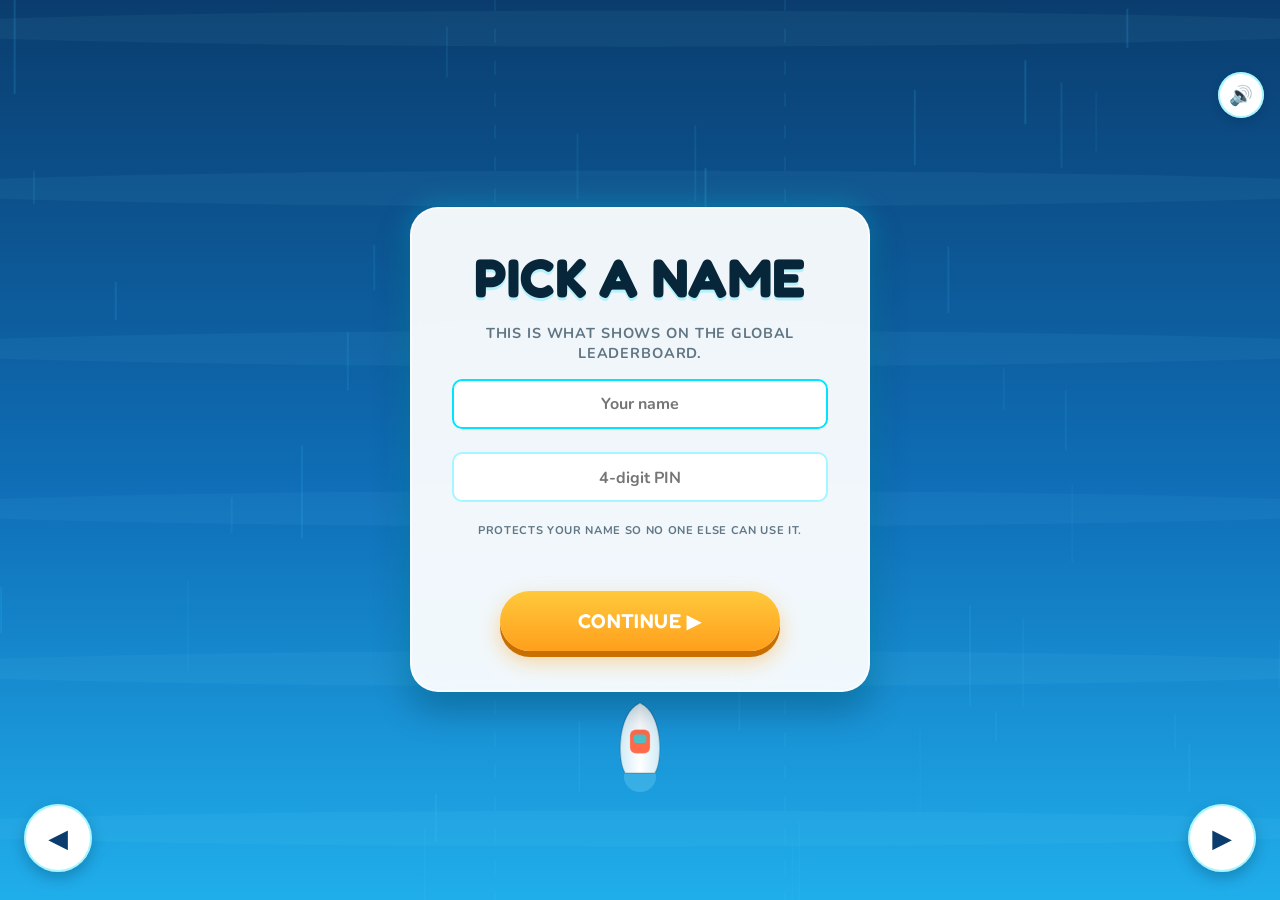
<file: index.html>
<!DOCTYPE html>
<html lang="en">
<head>
<meta charset="UTF-8" />
<meta name="viewport" content="width=device-width, initial-scale=1, maximum-scale=1, user-scalable=no, viewport-fit=cover" />
<meta name="theme-color" content="#0A3D6E" />
<meta name="description" content="Icebreaker Run — dodge icebergs, unlock boats, and beat 50 levels in this bright arcade boat game." />
<title>Icebreaker Run</title>
<link rel="icon" href="/favicon.ico" sizes="any" />
<link rel="icon" type="image/png" sizes="16x16" href="/favicon-16x16.png" />
<link rel="icon" type="image/png" sizes="32x32" href="/favicon-32x32.png" />
<link rel="icon" type="image/png" sizes="192x192" href="/favicon-192x192.png" />
<link rel="apple-touch-icon" href="/apple-touch-icon.png" />
<!-- AdSense / H5 Games Ads -->
<script async data-adbreak-test="on" src="https://pagead2.googlesyndication.com/pagead/js/adsbygoogle.js?client=ca-pub-8361977653483407" crossorigin="anonymous"></script>
<script>
  window.adsbygoogle = window.adsbygoogle || [];
  var adBreak = adConfig = function (o) { adsbygoogle.push(o); };
</script>
<link rel="preconnect" href="https://fonts.googleapis.com" />
<link rel="preconnect" href="https://fonts.gstatic.com" crossorigin />
<link href="https://fonts.googleapis.com/css2?family=Fredoka:wght@500;600;700&family=Nunito:wght@600;700;800&display=swap" rel="stylesheet" />
<link rel="stylesheet" href="css/variables.css" />
<link rel="stylesheet" href="css/base.css" />
<link rel="stylesheet" href="css/ui.css" />
<link rel="stylesheet" href="css/responsive.css" />
<style>
  /* CSS for the Advertica Banner Placements */
  .menu-ad-banner {
    position: absolute;
    z-index: 10;
    display: flex;
    justify-content: center;
    align-items: center;
  }
  .menu-ad-banner--top {
    top: 20px;
    left: 50%;
    transform: translateX(-50%);
    width: 728px;
    height: 90px;
  }
  .menu-ad-banner--left {
    left: 20px;
    top: 50%;
    transform: translateY(-50%);
    width: 160px;
    height: 600px;
  }
  .menu-ad-banner--right {
    right: 20px;
    top: 50%;
    transform: translateY(-50%);
    width: 160px;
    height: 600px;
  }
  @media (max-width: 1100px) {
    .menu-ad-banner--top,
    .menu-ad-banner--left,
    .menu-ad-banner--right {
      display: none; /* Hide banners on smaller screens to avoid overlapping game */
    }
  }
</style>
</head>
<body>
<div id="game-root">
  <canvas id="game-canvas" aria-hidden="true"></canvas>

  <!-- HUD (visible during gameplay) -->
  <div id="hud">
    <div class="hud-scores" aria-live="polite">
      <div class="row"><span class="label">Score</span><span class="value" id="hud-score">0</span></div>
      <div class="row hud-row-secondary"><span class="icon">🪙</span><span class="value" id="hud-coins">0</span></div>
    </div>

    <!-- Survival Run: lives + health bar -->
    <div id="hud-survival" class="hud-survival hidden">
      <div id="hud-lives" class="hud-lives"></div>
      <div class="health-bar-track"><div id="hud-health-fill" class="health-bar-fill"></div></div>
    </div>

    <!-- Race Mode: live position + progress -->
    <div id="hud-race" class="hud-race hidden">
      <div id="hud-race-position" class="race-position-pill">1st</div>
      <div class="race-progress-track"><div id="hud-race-progress-fill" class="race-progress-fill"></div></div>
    </div>

    <div class="hud-ability" id="hud-ability">
      <button id="btn-ability" class="ability-btn hidden" aria-label="Activate ability">🛡️</button>
      <div id="hud-dodges" class="dodge-pill hidden">❄️ <span id="hud-dodges-count">3</span> DODGES</div>
      <div id="hud-shield-timer" class="shield-pill hidden">🛡️ <span id="hud-shield-seconds">5.0</span>s</div>
    </div>
    <div class="hud-actions">
      <button id="btn-pause" class="btn btn--icon" aria-label="Pause game">⏸</button>
    </div>
  </div>

  <!-- Active power-up effects strip -->
  <div id="hud-powerup-effects" class="hud-powerup-effects"></div>

  <!-- Mute toggle (always reachable) -->
  <button id="btn-mute" class="btn btn--icon" aria-label="Toggle sound" aria-pressed="false">🔊</button>

  <!-- Main Menu -->
  <section id="screen-menu" class="screen visible" aria-label="Main menu">
    
    <!-- Ad Banner Top (Advertica 728x90) -->
    <div id="ad-banner-top" class="menu-ad-banner menu-ad-banner--top">
      <ins style="width: 728px;height:90px" data-width="728" data-height="90" class="da82635cb9f" data-domain="//data527.click" data-affquery="/84db043ffe2eec89d257/a82635cb9f/?placementName=2default"><script src="//data527.click/js/responsive.js" async></script></ins>
    </div>

    <!-- Ad Banner Left (Advertica 160x600) -->
    <div id="ad-banner-left" class="menu-ad-banner menu-ad-banner--left">
      <ins style="width: 160px;height:600px" data-width="160" data-height="600" class="a98a7c15d4d" data-domain="//data527.click" data-affquery="/ac926dfd7041a0fa7026/98a7c15d4d/?placementName=1default"><script src="//data527.click/js/responsive.js" async></script></ins>
    </div>

    <!-- Ad Banner Right (Advertica 160x600) -->
    <div id="ad-banner-right" class="menu-ad-banner menu-ad-banner--right">
      <ins style="width: 160px;height:600px" data-width="160" data-height="600" class="k4ddc913b0e" data-domain="//data527.click" data-affquery="/ac926dfd7041a0fa7026/4ddc913b0e/?placementName=2default"><script src="//data527.click/js/responsive.js" async></script></ins>
    </div>

    <div class="panel panel--menu">
      <div class="coin-chip" id="menu-coin-chip"><span class="icon">🪙</span><span id="menu-coins">0</span></div>
      <h1 class="title">ICEBREAKER<br /><span class="title-accent">RUN</span></h1>
      <p class="subtitle">Dodge the ice. Outrun the cold.</p>
      <div class="menu-score">
        <span class="label">High Score</span>
        <span class="value" id="menu-high-score">0</span>
      </div>
      <button id="btn-play-menu" class="btn btn--primary btn--pulse">▶ PLAY</button>
      <button id="btn-boat-shop-open-menu" class="btn btn--secondary">🚤 SHOP</button>
      <button id="btn-leaderboard-open-menu" class="btn btn--secondary">🏆 LEADERBOARD</button>
    </div>
    <div class="menu-bottom-bar">
      <div class="menu-bottom-bar-tray">
        <button id="btn-redeem-open" class="menu-bottom-btn" aria-label="Redeem code">
          <span class="menu-bottom-btn-icon">🎁</span>
          <span class="menu-bottom-btn-label">CODES</span>
        </button>
        <button id="btn-settings-open" class="menu-bottom-btn" aria-label="Settings">
          <span class="menu-bottom-btn-icon">⚙️</span>
          <span class="menu-bottom-btn-label">SETTINGS</span>
        </button>
        <button id="btn-play" class="menu-bottom-btn menu-bottom-btn--play btn--pulse" aria-label="Play">
          <span class="menu-bottom-btn-icon menu-bottom-btn-icon--play">▶</span>
          <span class="menu-bottom-btn-label">PLAY</span>
        </button>
        <button id="btn-leaderboard-open" class="menu-bottom-btn" aria-label="Leaderboard">
          <span class="menu-bottom-btn-icon">🏆</span>
          <span class="menu-bottom-btn-label">RANKS</span>
        </button>
        <button id="btn-boat-shop-open" class="menu-bottom-btn" aria-label="Shop">
          <span class="menu-bottom-btn-icon">🚤</span>
          <span class="menu-bottom-btn-label">SHOP</span>
        </button>
      </div>
    </div>
  </section>

  <!-- Mode Select -->
  <section id="screen-mode-select" class="screen" aria-label="Select game mode">
    <div class="panel panel--wide">
      <div class="panel-header">
        <button id="btn-mode-select-back" class="btn btn--icon" aria-label="Back">←</button>
        <h2 class="title title--sm">SELECT MODE</h2>
        <div class="spacer"></div>
      </div>
      <div class="mode-carousel-wrap">
        <button id="btn-mode-prev" class="mode-nav-arrow" aria-label="Previous modes">‹</button>
        <div id="mode-carousel" class="mode-carousel">
          <div class="mode-page">
            <button id="btn-mode-endless" class="mode-card">
              <span class="mode-card-icon">♾️</span>
              <span class="mode-card-title">ENDLESS</span>
            </button>
            <button id="btn-mode-levels" class="mode-card">
              <span class="mode-card-icon">🏁</span>
              <span class="mode-card-title">LEVELS</span>
            </button>
          </div>
          <div class="mode-page">
            <button id="btn-mode-survival" class="mode-card">
              <span class="mode-card-icon">❤️</span>
              <span class="mode-card-title">SURVIVAL RUN</span>
            </button>
            <button id="btn-mode-race" class="mode-card">
              <span class="mode-card-icon">🚤</span>
              <span class="mode-card-title">RACE</span>
            </button>
          </div>
          <div class="mode-page">
            <button id="btn-mode-daily" class="mode-card mode-card--wide">
              <span class="mode-card-icon">🗓️</span>
              <span class="mode-card-title">DAILY CHALLENGE</span>
            </button>
          </div>
        </div>
        <button id="btn-mode-next" class="mode-nav-arrow" aria-label="Next modes">›</button>
      </div>
      <div id="mode-carousel-dots" class="mode-carousel-dots"></div>
    </div>
  </section>

  <!-- Level Select -->
  <section id="screen-level-select" class="screen" aria-label="Select level">
    <div class="panel panel--wide panel--scrollable">
      <div class="panel-header">
        <button id="btn-level-select-back" class="btn btn--icon" aria-label="Back">←</button>
        <h2 class="title title--sm">LEVELS</h2>
        <div class="coin-chip coin-chip--sm"><span class="icon">🪙</span><span id="level-select-coins">0</span></div>
      </div>
      <div id="level-grid" class="level-grid"></div>
    </div>
  </section>

  <!-- Boat / Obstacle Shop -->
  <section id="screen-boat-shop" class="screen" aria-label="Shop">
    <div class="panel panel--wide panel--scrollable">
      <div class="panel-header">
        <button id="btn-boat-shop-back" class="btn btn--icon" aria-label="Back">←</button>
        <h2 class="title title--sm">SHOP</h2>
        <div class="coin-chip coin-chip--sm"><span class="icon">🪙</span><span id="shop-coins">0</span></div>
      </div>
      <div class="shop-tabs">
        <button id="btn-shop-tab-boats" class="shop-tab shop-tab--active">🚤 BOATS</button>
        <button id="btn-shop-tab-obstacles" class="shop-tab">🧊 OBSTACLES</button>
        <button id="btn-shop-tab-iceberg-skins" class="shop-tab">❄️ ICE SKINS</button>
        <button id="btn-shop-tab-backgrounds" class="shop-tab">🌊 BACKGROUNDS</button>
      </div>
      <div id="boat-grid" class="boat-grid"></div>
      <div id="obstacle-grid" class="boat-grid hidden"></div>
      <div id="iceberg-skin-grid" class="boat-grid hidden"></div>
      <div id="background-grid" class="boat-grid hidden"></div>
    </div>
  </section>

  <!-- Pause Screen -->
  <section id="screen-pause" class="screen screen--overlay" aria-label="Paused">
    <div class="panel">
      <h2 class="title title--sm">PAUSED</h2>
      <div class="button-stack">
        <button id="btn-resume" class="btn btn--primary">▶ RESUME</button>
        <button id="btn-pause-main-menu" class="btn btn--secondary">MAIN MENU</button>
      </div>
    </div>
  </section>

  <!-- Level Complete Screen -->
  <section id="screen-level-complete" class="screen screen--overlay" aria-label="Level complete">
    <div class="panel panel--celebrate">
      <span class="badge badge--success visible">⭐ LEVEL COMPLETE!</span>
      <h2 class="title title--sm" id="levelcomplete-heading">LEVEL 1 COMPLETE!</h2>
      <div class="score-grid">
        <div class="score-block">
          <span class="label">Score</span>
          <span class="value" id="levelcomplete-score">0</span>
        </div>
        <div class="score-block">
          <span class="label">Reward</span>
          <span class="value value--gold" id="levelcomplete-coins">+10 🪙</span>
        </div>
      </div>
      <div class="button-stack">
        <button id="btn-next-level" class="btn btn--primary">NEXT LEVEL ▶</button>
        <button id="btn-level-complete-back" class="btn btn--secondary">BACK TO LEVELS</button>
      </div>
    </div>
  </section>

  <!-- Game Over Screen -->
  <section id="screen-gameover" class="screen screen--overlay" aria-label="Game over">
    <div class="panel">
      <span id="new-record-badge" class="badge">★ NEW HIGH SCORE!</span>
      <h2 class="title title--sm" id="gameover-heading">GAME OVER</h2>
      <div class="score-grid">
        <div class="score-block">
          <span class="label">Score</span>
          <span class="value" id="gameover-score">0</span>
        </div>
        <div class="score-block">
          <span class="label">Best</span>
          <span class="value" id="gameover-best">0</span>
        </div>
        <div class="score-block hidden" id="gameover-coins-block">
          <span class="label">Coins</span>
          <span class="value value--gold" id="gameover-coins">+0 🪙</span>
        </div>
      </div>
      <div class="button-stack">
        <button id="btn-watch-ad-revive" class="btn btn--revive hidden">📺 WATCH AD — REVIVE</button>
        <button id="btn-play-again" class="btn btn--primary">↻ RETRY</button>
        <button id="btn-share-score" class="btn btn--secondary">📤 SHARE SCORE</button>
        <button id="btn-gameover-main-menu" class="btn btn--secondary">MAIN MENU</button>
      </div>
    </div>
  </section>

  <!-- Survival Run: repair checkpoint modal -->
  <section id="screen-checkpoint" class="screen screen--overlay" aria-label="Repair checkpoint">
    <div class="panel">
      <span class="badge badge--success visible">🔧 CHECKPOINT</span>
      <h2 class="title title--sm">REPAIR YOUR BOAT?</h2>
      <div class="health-bar-track health-bar-track--modal"><div id="checkpoint-health-fill" class="health-bar-fill"></div></div>
      <p class="subtitle" id="checkpoint-health-label">HEALTH 100%</p>
      <div class="button-stack">
        <button id="btn-checkpoint-repair" class="btn btn--primary">🔧 REPAIR — 10 🪙</button>
        <button id="btn-checkpoint-skip" class="btn btn--secondary">SKIP</button>
      </div>
    </div>
  </section>

  <!-- Race Mode: countdown overlay -->
  <section id="screen-race-countdown" class="screen screen--overlay" aria-label="Race starting">
    <div class="panel panel--celebrate">
      <span class="badge badge--success visible">🚤 GET READY</span>
      <h2 class="title" id="race-countdown-number">3</h2>
    </div>
  </section>

  <!-- Race Mode: results screen -->
  <section id="screen-race-results" class="screen screen--overlay" aria-label="Race results">
    <div class="panel panel--celebrate">
      <span class="badge badge--success visible" id="race-results-badge">🏆 YOU WON!</span>
      <h2 class="title title--sm" id="race-results-heading">1ST PLACE</h2>
      <div class="score-grid">
        <div class="score-block">
          <span class="label">Score</span>
          <span class="value" id="race-results-score">0</span>
        </div>
        <div class="score-block">
          <span class="label">Reward</span>
          <span class="value value--gold" id="race-results-coins">+0 🪙</span>
        </div>
      </div>
      <div class="button-stack">
        <button id="btn-race-results-retry" class="btn btn--primary">↻ RACE AGAIN</button>
        <button id="btn-race-results-menu" class="btn btn--secondary">MAIN MENU</button>
      </div>
    </div>
  </section>

  <!-- Settings Screen -->
  <section id="screen-settings" class="screen screen--overlay" aria-label="Settings">
    <div class="panel">
      <div class="settings-header">
        <h2 class="title title--sm">SETTINGS</h2>
        <button id="btn-settings-close" class="btn btn--icon" aria-label="Close settings">✕</button>
      </div>
      <div class="settings-list">
        <div class="settings-row">
          <span class="settings-label">Sound Effects</span>
          <label class="switch">
            <input type="checkbox" id="toggle-sfx" checked />
            <span class="track"></span>
          </label>
        </div>
        <div class="settings-row">
          <span class="settings-label">Background Music</span>
          <label class="switch">
            <input type="checkbox" id="toggle-music" checked />
            <span class="track"></span>
          </label>
        </div>
        <div class="settings-row">
          <span class="settings-label">Touch Controls</span>
          <label class="switch">
            <input type="checkbox" id="toggle-touch" checked />
            <span class="track"></span>
          </label>
        </div>
        <div class="settings-row">
          <span class="settings-label">Reduced Effects</span>
          <label class="switch">
            <input type="checkbox" id="toggle-reduced-fx" />
            <span class="track"></span>
          </label>
        </div>
      </div>
    </div>
  </section>

  <!-- On-screen touch controls -->
  <div id="touch-controls">
    <button id="btn-left" class="touch-btn" aria-label="Move left">◀</button>
    <button id="btn-right" class="touch-btn" aria-label="Move right">▶</button>
  </div>

  <!-- First-launch username prompt (shown once, before the main menu, until
       a name is set) -->
  <section id="screen-username" class="screen" aria-label="Choose a username">
    <div class="panel">
      <h2 class="title title--sm">PICK A NAME</h2>
      <p class="subtitle">This is what shows on the global leaderboard.</p>
      <input
        id="username-input"
        class="text-input"
        type="text"
        maxlength="16"
        autocomplete="off"
        autocapitalize="off"
        spellcheck="false"
        placeholder="Your name"
      />
      <input
        id="username-pin-input"
        class="text-input"
        type="tel"
        inputmode="numeric"
        pattern="[0-9]*"
        maxlength="4"
        autocomplete="off"
        placeholder="4-digit PIN"
        style="margin-top: 8px;"
      />
      <p class="subtitle" style="font-size: 0.7rem; margin-top: 4px;">Protects your name so no one else can use it.</p>
      <p id="username-error" class="field-error"></p>
      <div class="button-stack">
        <button id="btn-username-submit" class="btn btn--primary">CONTINUE ▶</button>
      </div>
    </div>
  </section>

  <!-- Global Leaderboard -->
  <section id="screen-leaderboard" class="screen" aria-label="Leaderboard">
    <div class="panel panel--wide panel--scrollable">
      <div class="panel-header">
        <button id="btn-leaderboard-back" class="btn btn--icon" aria-label="Back">←</button>
        <h2 class="title title--sm">LEADERBOARD</h2>
        <div class="spacer"></div>
      </div>
      <div class="shop-tabs leaderboard-tabs">
        <button id="btn-leaderboard-tab-alltime" class="shop-tab shop-tab--active">ALL-TIME</button>
        <button id="btn-leaderboard-tab-daily" class="shop-tab">🗓️ DAILY</button>
        <button id="btn-leaderboard-tab-weekly" class="shop-tab">📅 WEEKLY</button>
      </div>
      <p id="leaderboard-status" class="subtitle hidden">Loading…</p>
      <div id="leaderboard-list" class="leaderboard-list"></div>
    </div>
  </section>

  <!-- Redeem Code -->
  <section id="screen-redeem" class="screen" aria-label="Redeem a code">
    <div class="panel">
      <h2 class="title title--sm">REDEEM CODE</h2>
      <p class="subtitle">Got a code? Enter it below.</p>
      <input
        id="redeem-input"
        class="text-input"
        type="text"
        maxlength="32"
        autocomplete="off"
        autocapitalize="off"
        spellcheck="false"
        placeholder="CODE"
      />
      <p id="redeem-error" class="field-error"></p>
      <div class="button-stack">
        <button id="btn-redeem-submit" class="btn btn--primary">REDEEM</button>
        <button id="btn-redeem-back" class="btn btn--secondary">BACK</button>
      </div>
    </div>
  </section>
</div>
<script type="module" src="js/main.js"></script>
</body>
</html>
</file>
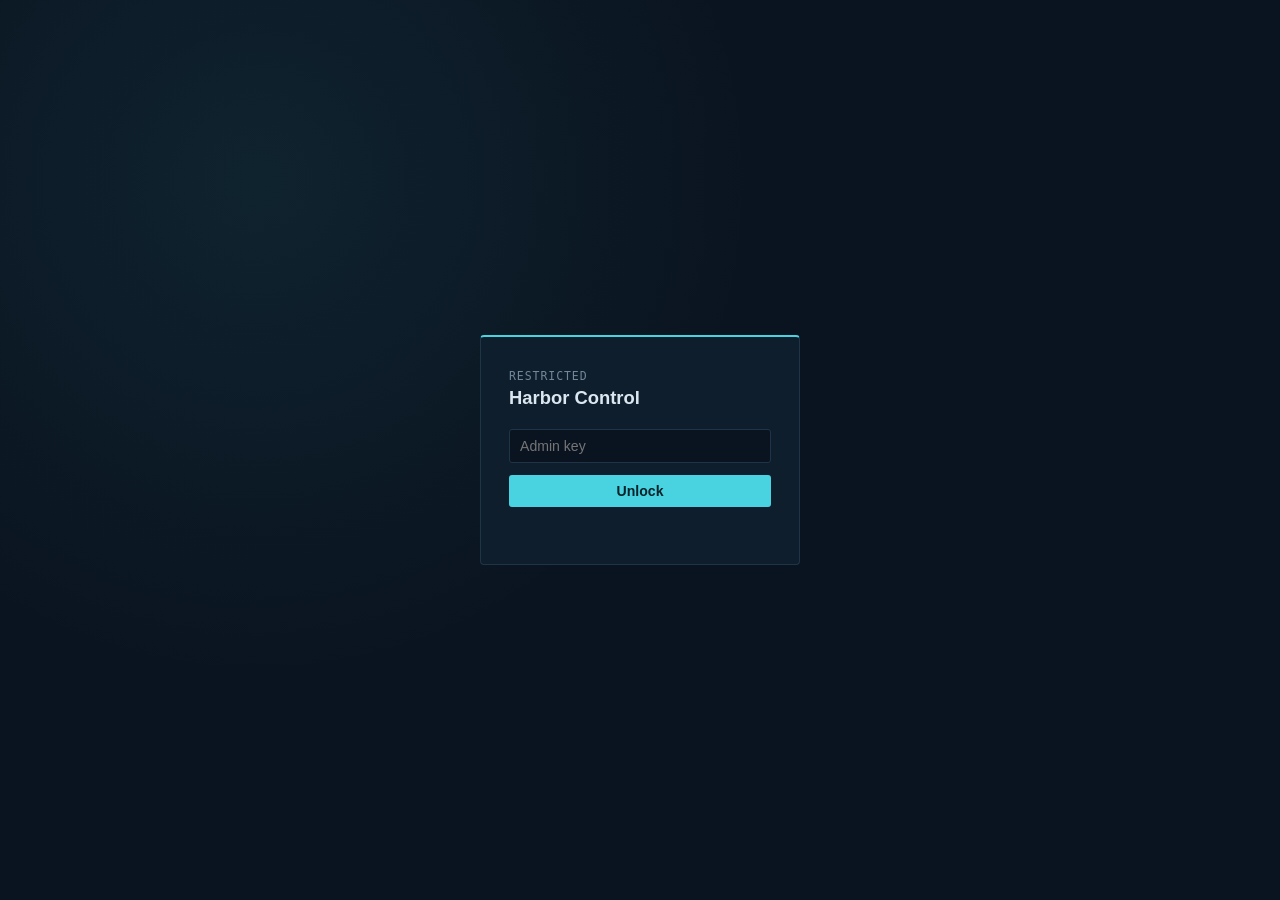
<file: admin/index.html>
<!DOCTYPE html>
<html lang="en">
<head>
<meta charset="UTF-8" />
<meta name="viewport" content="width=device-width, initial-scale=1" />
<meta name="robots" content="noindex, nofollow" />
<link rel="icon" href="/favicon.ico" sizes="any" />
<link rel="icon" type="image/png" sizes="16x16" href="/favicon-16x16.png" />
<link rel="icon" type="image/png" sizes="32x32" href="/favicon-32x32.png" />
<link rel="icon" type="image/png" sizes="192x192" href="/favicon-192x192.png" />
<link rel="apple-touch-icon" href="/apple-touch-icon.png" />
<title>Harbor Control — Icebreaker Run</title>
<style>
  :root {
    color-scheme: dark;
    --bg: #0a1420;
    --panel: #0f1e2c;
    --panel-raised: #132537;
    --border: #1f3446;
    --text: #dbe7f0;
    --text-dim: #71889b;
    --accent: #49d3e0;
    --accent-dim: #2a5a63;
    --warn: #ff8a5c;
    --ok: #3ddc84;
    --font-ui: -apple-system, "Segoe UI", Roboto, sans-serif;
    --font-data: ui-monospace, "SF Mono", "Cascadia Code", "JetBrains Mono", Consolas, monospace;
  }
  * { box-sizing: border-box; }
  html, body {
    margin: 0;
    height: 100%;
    background: var(--bg);
    color: var(--text);
    font-family: var(--font-ui);
  }
  code, .mono { font-family: var(--font-data); }

  /* --- Gate --- */
  .gate-wrap {
    min-height: 100vh;
    display: flex;
    align-items: center;
    justify-content: center;
    background:
      radial-gradient(circle at 20% 20%, rgba(73, 211, 224, 0.08), transparent 40%),
      var(--bg);
  }
  .gate {
    width: 320px;
    padding: 32px 28px;
    background: var(--panel);
    border: 1px solid var(--border);
    border-radius: 4px;
    border-top: 2px solid var(--accent);
  }
  .gate-eyebrow {
    font-family: var(--font-data);
    font-size: 0.72rem;
    letter-spacing: 0.08em;
    color: var(--text-dim);
    margin: 0 0 4px;
  }
  .gate h1 {
    font-size: 1.15rem;
    margin: 0 0 20px;
    font-weight: 600;
  }
  .gate input {
    width: 100%;
    margin-bottom: 12px;
  }
  .gate button { width: 100%; }

  /* --- Shell layout --- */
  .shell { display: none; min-height: 100vh; }
  .shell.visible { display: flex; }

  .sidebar {
    width: 200px;
    flex-shrink: 0;
    background: var(--panel);
    border-right: 1px solid var(--border);
    padding: 20px 0;
    display: flex;
    flex-direction: column;
  }
  .brand {
    padding: 0 20px 20px;
    border-bottom: 1px solid var(--border);
    margin-bottom: 12px;
  }
  .brand-eyebrow {
    font-family: var(--font-data);
    font-size: 0.68rem;
    letter-spacing: 0.08em;
    color: var(--accent);
    margin: 0 0 2px;
  }
  .brand h1 {
    font-size: 1rem;
    margin: 0;
    font-weight: 600;
  }
  .nav-item {
    padding: 11px 20px;
    color: var(--text-dim);
    cursor: pointer;
    border-left: 2px solid transparent;
    font-size: 0.9rem;
  }
  .nav-item:hover { color: var(--text); }
  .nav-item.active {
    color: var(--accent);
    border-left-color: var(--accent);
    background: rgba(73, 211, 224, 0.06);
  }
  .worker-url {
    margin-top: auto;
    padding: 12px 20px 0;
    border-top: 1px solid var(--border);
    font-family: var(--font-data);
    font-size: 0.65rem;
    color: var(--text-dim);
    word-break: break-all;
  }

  .main { flex: 1; padding: 28px 36px; max-width: 900px; }
  .view { display: none; }
  .view.active { display: block; }
  .view-header { margin-bottom: 20px; }
  .view-header h2 { font-size: 1.05rem; margin: 0 0 4px; font-weight: 600; }
  .view-header p { margin: 0; color: var(--text-dim); font-size: 0.85rem; }

  .card {
    background: var(--panel);
    border: 1px solid var(--border);
    border-radius: 4px;
    padding: 18px 20px;
    margin-bottom: 20px;
  }
  .card h3 {
    font-size: 0.78rem;
    text-transform: none;
    letter-spacing: 0.02em;
    color: var(--text-dim);
    margin: 0 0 14px;
    font-weight: 600;
  }

  /* --- Form controls --- */
  input, select, button {
    font-family: inherit;
    font-size: 0.88rem;
  }
  input, select {
    background: var(--bg);
    border: 1px solid var(--border);
    color: var(--text);
    border-radius: 3px;
    padding: 8px 10px;
  }
  input:focus, select:focus {
    outline: none;
    border-color: var(--accent);
  }
  button {
    background: var(--accent);
    color: #04222a;
    border: none;
    border-radius: 3px;
    padding: 8px 16px;
    font-weight: 600;
    cursor: pointer;
  }
  button:hover { filter: brightness(1.08); }
  button.danger { background: var(--warn); color: #2a0e02; }
  button.secondary { background: transparent; color: var(--text); border: 1px solid var(--border); }
  button:disabled { opacity: 0.45; cursor: default; }

  .form-row { display: flex; gap: 8px; flex-wrap: wrap; align-items: center; }
  .form-row input, .form-row select { flex: 1; min-width: 100px; }
  .form-row input[data-w="sm"] { flex: 0 0 90px; min-width: 90px; }
  .form-row input[data-w="code"] { flex: 0 0 140px; min-width: 140px; text-transform: uppercase; }

  .status { font-size: 0.82rem; color: var(--text-dim); min-height: 1.2em; margin: 10px 0 0; }
  .status.error { color: var(--warn); }
  .status.ok { color: var(--ok); }

  /* --- Data table (console-log style) --- */
  table { width: 100%; border-collapse: collapse; font-family: var(--font-data); font-size: 0.82rem; }
  th, td { text-align: left; padding: 9px 10px; border-bottom: 1px solid var(--border); vertical-align: top; }
  th {
    color: var(--text-dim);
    font-weight: 500;
    font-family: var(--font-ui);
    font-size: 0.72rem;
    letter-spacing: 0.04em;
  }
  tr:hover td { background: rgba(255, 255, 255, 0.015); }
  .rank-1 { color: #ffd166; }
  .rank-2 { color: #cfd8dc; }
  .rank-3 { color: #d8a37a; }
  .empty-note { color: var(--text-dim); font-size: 0.85rem; margin: 0; }

  .toolbar { display: flex; gap: 8px; align-items: center; margin-bottom: 14px; }

  .badge-banned {
    font-size: 0.65rem;
    font-weight: 700;
    letter-spacing: 0.04em;
    color: var(--warn);
    border: 1px solid var(--warn);
    border-radius: 3px;
    padding: 1px 5px;
    vertical-align: middle;
  }
  .actions-cell { display: flex; gap: 6px; flex-wrap: wrap; }
  .actions-cell button { padding: 6px 10px; font-size: 0.78rem; }
</style>
</head>
<body>

<div id="gate-wrap" class="gate-wrap">
  <div class="gate">
    <p class="gate-eyebrow">RESTRICTED</p>
    <h1>Harbor Control</h1>
    <input id="admin-key-input" type="password" placeholder="Admin key" />
    <button id="btn-unlock" style="width:100%;">Unlock</button>
    <p id="gate-status" class="status"></p>
  </div>
</div>

<div id="shell" class="shell">
  <div class="sidebar">
    <div class="brand">
      <p class="brand-eyebrow">HARBOR CONTROL</p>
      <h1>Icebreaker Run</h1>
    </div>
    <div class="nav-item tab active" data-tab="players">Players</div>
    <div class="nav-item tab" data-tab="codes">Codes</div>
    <div class="nav-item tab" data-tab="leaderboard">Leaderboard</div>
    <div class="nav-item tab" data-tab="activity">Activity</div>
    <div id="worker-url-label" class="worker-url"></div>
  </div>

  <div class="main">
    <!-- Players -->
    <div class="view active" id="panel-players">
      <div class="view-header">
        <h2>Players</h2>
        <p>Grant coins/items directly, or reset an account back to defaults.</p>
      </div>

      <div class="card">
        <h3>Grant to a username</h3>
        <div class="form-row">
          <input id="grant-username" type="text" placeholder="username" />
          <input id="grant-coins" type="number" placeholder="coins" data-w="sm" />
          <input id="grant-boat" type="text" placeholder="boat id" />
          <input id="grant-obstacle" type="text" placeholder="obstacle id" />
          <button id="btn-grant-direct">Grant</button>
        </div>
        <p class="empty-note" style="margin-top:10px;">Works even if they've never opened the game — the grant waits for them.</p>
        <p id="grant-status" class="status"></p>
      </div>

      <div class="card">
        <div class="toolbar">
          <h3 style="margin:0;">Registered players</h3>
          <div style="flex:1;"></div>
          <input id="player-search" type="text" placeholder="search username…" style="width:180px;" />
          <button id="btn-player-search">Search</button>
          <button class="secondary" id="btn-player-refresh">Recent</button>
        </div>
        <div id="players-table-wrap"></div>
        <p id="players-status" class="status"></p>
      </div>
    </div>

    <!-- Codes -->
    <div class="view" id="panel-codes">
      <div class="view-header">
        <h2>Redeem codes</h2>
        <p>Create limited or unlimited codes players can enter in-game.</p>
      </div>

      <div class="card">
        <h3>New code</h3>
        <div class="form-row">
          <input id="code-code" type="text" placeholder="CODE" data-w="code" />
          <input id="code-coins" type="number" placeholder="coins" data-w="sm" />
          <select id="code-item-type">
            <option value="">No item</option>
            <option value="boat">Boat</option>
            <option value="obstacle">Obstacle</option>
          </select>
          <input id="code-item-id" type="text" placeholder="item id" />
          <input id="code-max-uses" type="number" placeholder="max uses (∞)" data-w="sm" />
          <input id="code-expires" type="date" />
          <button id="btn-create-code">Create</button>
        </div>
        <p id="code-create-status" class="status"></p>
      </div>

      <div class="card">
        <h3>Bulk-generate codes</h3>
        <p class="empty-note" style="margin-top:-6px;">Same reward on every code \u2014 handy for a giveaway. Random, hard-to-guess codes, optionally with a shared prefix.</p>
        <div class="form-row">
          <input id="bulk-count" type="number" placeholder="how many" data-w="sm" value="10" />
          <input id="bulk-prefix" type="text" placeholder="prefix (optional)" data-w="sm" style="text-transform:uppercase;" />
          <input id="bulk-coins" type="number" placeholder="coins" data-w="sm" />
          <select id="bulk-item-type">
            <option value="">No item</option>
            <option value="boat">Boat</option>
            <option value="obstacle">Obstacle</option>
          </select>
          <input id="bulk-item-id" type="text" placeholder="item id" />
          <input id="bulk-max-uses" type="number" placeholder="max uses (∞)" data-w="sm" value="1" />
          <input id="bulk-expires" type="date" />
          <button id="btn-bulk-create">Generate</button>
        </div>
        <p id="bulk-create-status" class="status"></p>
        <div id="bulk-result-wrap"></div>
      </div>

      <div class="card">
        <div class="toolbar">
          <h3 style="margin:0;">Active codes</h3>
          <div style="flex:1;"></div>
          <button class="secondary" id="btn-codes-refresh">Refresh</button>
        </div>
        <div id="codes-table-wrap"></div>
        <p id="codes-status" class="status"></p>
      </div>
    </div>

    <!-- Leaderboard -->
    <div class="view" id="panel-leaderboard">
      <div class="view-header">
        <h2>Leaderboard</h2>
        <p>Remove entries that shouldn't be there.</p>
      </div>

      <div class="card">
        <div class="toolbar">
          <h3 style="margin:0;">Top scores</h3>
          <div style="flex:1;"></div>
          <button class="secondary" id="btn-leaderboard-refresh">Refresh</button>
        </div>
        <div id="leaderboard-table-wrap"></div>
        <p id="leaderboard-status" class="status"></p>
      </div>
    </div>

    <!-- Activity -->
    <div class="view" id="panel-activity">
      <div class="view-header">
        <h2>Activity log</h2>
        <p>Every grant, reset, ban, and code change, most recent first.</p>
      </div>

      <div class="card">
        <div class="toolbar">
          <h3 style="margin:0;">Recent actions</h3>
          <div style="flex:1;"></div>
          <button class="secondary" id="btn-activity-refresh">Refresh</button>
        </div>
        <div id="activity-table-wrap"></div>
        <p id="activity-status" class="status"></p>
      </div>
    </div>
  </div>
</div>

<script>
// Same Worker as the game itself — update if you ever redeploy under a
// different name/URL.
const API_BASE_URL = 'https://icebreaker-leaderboard.hartayk30.workers.dev';
document.getElementById('worker-url-label').textContent = API_BASE_URL;

let adminKey = sessionStorage.getItem('icebreakerAdminKey') || '';

function escapeHtml(str) {
  const div = document.createElement('div');
  div.textContent = String(str ?? '');
  return div.innerHTML;
}

async function adminFetch(path, options = {}) {
  const res = await fetch(`${API_BASE_URL}${path}`, {
    ...options,
    headers: {
      'Content-Type': 'application/json',
      'X-Admin-Key': adminKey,
      ...(options.headers || {})
    }
  });
  if (res.status === 401) {
    sessionStorage.removeItem('icebreakerAdminKey');
    showGate('Wrong key — try again.');
    throw new Error('Unauthorized');
  }
  const data = await res.json().catch(() => ({}));
  if (!res.ok) throw new Error(data.error || `Request failed (${res.status})`);
  return data;
}

function showGate(message) {
  document.getElementById('gate-wrap').style.display = 'flex';
  document.getElementById('shell').classList.remove('visible');
  document.getElementById('gate-status').textContent = message || '';
  document.getElementById('gate-status').className = message ? 'status error' : 'status';
}

function showApp() {
  document.getElementById('gate-wrap').style.display = 'none';
  document.getElementById('shell').classList.add('visible');
}

async function tryUnlock() {
  const key = document.getElementById('admin-key-input').value.trim();
  if (!key) return;
  adminKey = key;
  try {
    // Any lightweight admin GET proves the key works.
    await adminFetch('/api/admin/codes');
    sessionStorage.setItem('icebreakerAdminKey', key);
    showApp();
    refreshPlayers();
    refreshCodes();
    refreshLeaderboard();
    refreshActivity();
  } catch (err) {
    // showGate already called by adminFetch on 401; handle other failures too.
    if (err.message !== 'Unauthorized') showGate(err.message);
  }
}

document.getElementById('btn-unlock').addEventListener('click', tryUnlock);
document.getElementById('admin-key-input').addEventListener('keydown', (e) => {
  if (e.key === 'Enter') tryUnlock();
});

// --- Nav / views ---------------------------------------------------------------

document.querySelectorAll('.tab').forEach((tab) => {
  tab.addEventListener('click', () => {
    document.querySelectorAll('.tab').forEach((t) => t.classList.remove('active'));
    document.querySelectorAll('.view').forEach((p) => p.classList.remove('active'));
    tab.classList.add('active');
    document.getElementById(`panel-${tab.dataset.tab}`).classList.add('active');
  });
});

// --- Players -------------------------------------------------------------------

function renderPlayersTable(players) {
  const wrap = document.getElementById('players-table-wrap');
  if (!players || players.length === 0) {
    wrap.innerHTML = '<p class="empty-note">No players found.</p>';
    return;
  }
  const rows = players.map((p) => `
    <tr>
      <td>${escapeHtml(p.username)}${p.banned ? ' <span class="badge-banned">BANNED</span>' : ''}</td>
      <td>${p.coins}</td>
      <td>${escapeHtml((p.boatsOwned || []).join(', '))}</td>
      <td>${escapeHtml((p.obstaclesOwned || []).join(', '))}</td>
      <td>${escapeHtml(p.boatEquipped)}</td>
      <td>${escapeHtml(p.updatedAt || '')}</td>
      <td class="actions-cell">
        <button class="secondary" data-reset="${escapeHtml(p.username)}">Reset</button>
        ${p.banned
          ? `<button class="secondary" data-unban="${escapeHtml(p.username)}">Unban</button>`
          : `<button class="danger" data-ban="${escapeHtml(p.username)}">Ban</button>`}
        <button class="danger" data-remove="${escapeHtml(p.username)}">Remove</button>
      </td>
    </tr>
  `).join('');
  wrap.innerHTML = `
    <table>
      <thead><tr><th>Username</th><th>Coins</th><th>Boats</th><th>Obstacles</th><th>Equipped</th><th>Updated</th><th></th></tr></thead>
      <tbody>${rows}</tbody>
    </table>
  `;
  wrap.querySelectorAll('[data-reset]').forEach((btn) => {
    btn.addEventListener('click', () => resetPlayer(btn.dataset.reset));
  });
  wrap.querySelectorAll('[data-ban]').forEach((btn) => {
    btn.addEventListener('click', () => banPlayer(btn.dataset.ban));
  });
  wrap.querySelectorAll('[data-unban]').forEach((btn) => {
    btn.addEventListener('click', () => unbanPlayer(btn.dataset.unban));
  });
  wrap.querySelectorAll('[data-remove]').forEach((btn) => {
    btn.addEventListener('click', () => removePlayer(btn.dataset.remove));
  });
}

async function refreshPlayers(search) {
  const status = document.getElementById('players-status');
  status.textContent = 'Loading…';
  status.className = 'status';
  try {
    const query = search ? `?search=${encodeURIComponent(search)}` : '';
    const data = await adminFetch(`/api/admin/players${query}`);
    renderPlayersTable(data.players);
    status.textContent = '';
  } catch (err) {
    status.textContent = err.message;
    status.className = 'status error';
  }
}

document.getElementById('btn-player-search').addEventListener('click', () => {
  refreshPlayers(document.getElementById('player-search').value.trim());
});
document.getElementById('btn-player-refresh').addEventListener('click', () => refreshPlayers());

async function resetPlayer(username) {
  if (!confirm(`Reset ${username}'s coins, boats, obstacles, levels, and leaderboard scores back to defaults?`)) return;
  try {
    await adminFetch(`/api/admin/players/${encodeURIComponent(username)}/reset`, {
      method: 'POST',
      body: JSON.stringify({ clearScores: true })
    });
    refreshPlayers(document.getElementById('player-search').value.trim());
    refreshLeaderboard();
  } catch (err) {
    alert(err.message);
  }
}

// --- Danger-gated actions (ban / unban / remove) --------------------------------
// These require a second secret (the Worker's DANGER_KEY), separate from the
// admin key that unlocked this panel — prompted for fresh each time rather
// than stored, so it's never sitting in sessionStorage.

async function dangerFetch(path, options = {}) {
  const dangerKey = prompt('Enter the danger key to confirm this action:');
  if (!dangerKey) throw new Error('Cancelled.');
  const res = await fetch(`${API_BASE_URL}${path}`, {
    ...options,
    headers: {
      'Content-Type': 'application/json',
      'X-Admin-Key': adminKey,
      'X-Danger-Key': dangerKey,
      ...(options.headers || {})
    }
  });
  const data = await res.json().catch(() => ({}));
  if (!res.ok) throw new Error(data.error || `Request failed (${res.status})`);
  return data;
}

async function banPlayer(username) {
  if (!confirm(`Ban ${username}? They'll be hidden from the leaderboard and blocked from redeeming codes until unbanned.`)) return;
  try {
    await dangerFetch(`/api/admin/players/${encodeURIComponent(username)}/ban`, { method: 'POST' });
    refreshPlayers(document.getElementById('player-search').value.trim());
    refreshLeaderboard();
  } catch (err) {
    if (err.message !== 'Cancelled.') alert(err.message);
  }
}

async function unbanPlayer(username) {
  try {
    await dangerFetch(`/api/admin/players/${encodeURIComponent(username)}/unban`, { method: 'POST' });
    refreshPlayers(document.getElementById('player-search').value.trim());
    refreshLeaderboard();
  } catch (err) {
    if (err.message !== 'Cancelled.') alert(err.message);
  }
}

async function removePlayer(username) {
  if (!confirm(`Permanently remove ${username}'s account? This deletes their coins/boats/progress and leaderboard entry entirely — not a reset, an actual delete. This can't be undone.`)) return;
  try {
    await dangerFetch(`/api/admin/players/${encodeURIComponent(username)}`, { method: 'DELETE' });
    refreshPlayers(document.getElementById('player-search').value.trim());
    refreshLeaderboard();
  } catch (err) {
    if (err.message !== 'Cancelled.') alert(err.message);
  }
}

document.getElementById('btn-grant-direct').addEventListener('click', async () => {
  const username = document.getElementById('grant-username').value.trim();
  const status = document.getElementById('grant-status');
  if (!username) {
    status.textContent = 'Enter a username first.';
    status.className = 'status error';
    return;
  }
  const coins = document.getElementById('grant-coins').value;
  const boatId = document.getElementById('grant-boat').value.trim();
  const obstacleId = document.getElementById('grant-obstacle').value.trim();

  status.textContent = 'Granting…';
  status.className = 'status';
  try {
    await adminFetch(`/api/admin/players/${encodeURIComponent(username)}/grant`, {
      method: 'POST',
      body: JSON.stringify({
        coins: coins ? Number(coins) : 0,
        boatId: boatId || undefined,
        obstacleId: obstacleId || undefined
      })
    });
    status.textContent = `Granted to ${username}.`;
    status.className = 'status ok';
    document.getElementById('grant-coins').value = '';
    document.getElementById('grant-boat').value = '';
    document.getElementById('grant-obstacle').value = '';
    refreshPlayers(document.getElementById('player-search').value.trim());
  } catch (err) {
    status.textContent = err.message;
    status.className = 'status error';
  }
});

// --- Codes -------------------------------------------------------------------

function renderCodesTable(codes) {
  const wrap = document.getElementById('codes-table-wrap');
  if (!codes || codes.length === 0) {
    wrap.innerHTML = '<p class="empty-note">No codes yet.</p>';
    return;
  }
  const rows = codes.map((c) => `
    <tr>
      <td>${escapeHtml(c.code)}</td>
      <td>${c.coins_reward}</td>
      <td>${c.item_type ? `${escapeHtml(c.item_type)}: ${escapeHtml(c.item_id || '')}` : '—'}</td>
      <td>${c.used_count}${c.max_uses !== null ? ` / ${c.max_uses}` : ' / ∞'}</td>
      <td>${escapeHtml(c.expires_at || 'never')}</td>
      <td><button class="danger" data-delete-code="${escapeHtml(c.code)}">Delete</button></td>
    </tr>
  `).join('');
  wrap.innerHTML = `
    <table>
      <thead><tr><th>Code</th><th>Coins</th><th>Item</th><th>Uses</th><th>Expires</th><th></th></tr></thead>
      <tbody>${rows}</tbody>
    </table>
  `;
  wrap.querySelectorAll('[data-delete-code]').forEach((btn) => {
    btn.addEventListener('click', () => deleteCode(btn.dataset.deleteCode));
  });
}

async function refreshCodes() {
  const status = document.getElementById('codes-status');
  status.textContent = 'Loading…';
  status.className = 'status';
  try {
    const data = await adminFetch('/api/admin/codes');
    renderCodesTable(data.codes);
    status.textContent = '';
  } catch (err) {
    status.textContent = err.message;
    status.className = 'status error';
  }
}

document.getElementById('btn-codes-refresh').addEventListener('click', refreshCodes);

document.getElementById('btn-create-code').addEventListener('click', async () => {
  const status = document.getElementById('code-create-status');
  const code = document.getElementById('code-code').value.trim().toUpperCase();
  const coinsReward = document.getElementById('code-coins').value;
  const itemType = document.getElementById('code-item-type').value || null;
  const itemId = document.getElementById('code-item-id').value.trim() || null;
  const maxUsesRaw = document.getElementById('code-max-uses').value;
  const expiresAt = document.getElementById('code-expires').value || null;

  if (!code) {
    status.textContent = 'Enter a code.';
    status.className = 'status error';
    return;
  }

  status.textContent = 'Creating…';
  status.className = 'status';
  try {
    await adminFetch('/api/admin/codes', {
      method: 'POST',
      body: JSON.stringify({
        code,
        coinsReward: coinsReward ? Number(coinsReward) : 0,
        itemType,
        itemId,
        maxUses: maxUsesRaw === '' ? null : Number(maxUsesRaw),
        expiresAt
      })
    });
    status.textContent = `Created ${code}.`;
    status.className = 'status ok';
    document.getElementById('code-code').value = '';
    document.getElementById('code-coins').value = '';
    document.getElementById('code-item-id').value = '';
    document.getElementById('code-max-uses').value = '';
    document.getElementById('code-expires').value = '';
    refreshCodes();
  } catch (err) {
    status.textContent = err.message;
    status.className = 'status error';
  }
});

async function deleteCode(code) {
  if (!confirm(`Delete code ${code}? This can't be undone.`)) return;
  try {
    await adminFetch(`/api/admin/codes/${encodeURIComponent(code)}`, { method: 'DELETE' });
    refreshCodes();
  } catch (err) {
    alert(err.message);
  }
}

// --- Leaderboard ---------------------------------------------------------------

function renderLeaderboardTable(scores) {
  const wrap = document.getElementById('leaderboard-table-wrap');
  if (!scores || scores.length === 0) {
    wrap.innerHTML = '<p class="empty-note">No scores yet.</p>';
    return;
  }
  const rankClass = (i) => (i === 0 ? 'rank-1' : i === 1 ? 'rank-2' : i === 2 ? 'rank-3' : '');
  const rows = scores.map((s, i) => `
    <tr>
      <td class="${rankClass(i)}">${i + 1}</td>
      <td>${escapeHtml(s.name)}${s.banned ? ' <span class="badge-banned">BANNED</span>' : ''}</td>
      <td>${s.score}</td>
      <td>${escapeHtml(s.created_at || '')}</td>
      <td><button class="danger" data-delete-score="${s.id}">Delete</button></td>
    </tr>
  `).join('');
  wrap.innerHTML = `
    <table>
      <thead><tr><th>#</th><th>Name</th><th>Score</th><th>Created</th><th></th></tr></thead>
      <tbody>${rows}</tbody>
    </table>
  `;
  wrap.querySelectorAll('[data-delete-score]').forEach((btn) => {
    btn.addEventListener('click', () => deleteScore(btn.dataset.deleteScore));
  });
}

async function refreshLeaderboard() {
  const status = document.getElementById('leaderboard-status');
  status.textContent = 'Loading…';
  status.className = 'status';
  try {
    const data = await adminFetch('/api/admin/leaderboard?limit=200');
    renderLeaderboardTable(data.scores);
    status.textContent = '';
  } catch (err) {
    status.textContent = err.message;
    status.className = 'status error';
  }
}

document.getElementById('btn-leaderboard-refresh').addEventListener('click', refreshLeaderboard);

async function deleteScore(id) {
  if (!confirm('Delete this leaderboard entry?')) return;
  try {
    await adminFetch(`/api/admin/leaderboard/${id}`, { method: 'DELETE' });
    refreshLeaderboard();
  } catch (err) {
    alert(err.message);
  }
}

// --- Bulk code generation -------------------------------------------------------

document.getElementById('btn-bulk-create').addEventListener('click', async () => {
  const status = document.getElementById('bulk-create-status');
  const resultWrap = document.getElementById('bulk-result-wrap');
  const count = document.getElementById('bulk-count').value;
  const prefix = document.getElementById('bulk-prefix').value.trim();
  const coinsReward = document.getElementById('bulk-coins').value;
  const itemType = document.getElementById('bulk-item-type').value || null;
  const itemId = document.getElementById('bulk-item-id').value.trim() || null;
  const maxUsesRaw = document.getElementById('bulk-max-uses').value;
  const expiresAt = document.getElementById('bulk-expires').value || null;

  status.textContent = 'Generating…';
  status.className = 'status';
  resultWrap.innerHTML = '';
  try {
    const data = await adminFetch('/api/admin/codes/bulk', {
      method: 'POST',
      body: JSON.stringify({
        count: count ? Number(count) : 0,
        prefix,
        coinsReward: coinsReward ? Number(coinsReward) : 0,
        itemType,
        itemId,
        maxUses: maxUsesRaw === '' ? null : Number(maxUsesRaw),
        expiresAt
      })
    });
    const codes = data.codes || [];
    status.textContent = `Created ${codes.length} code(s).`;
    status.className = 'status ok';
    if (codes.length) {
      const list = codes.join('\n');
      resultWrap.innerHTML = `
        <textarea readonly style="width:100%; height:100px; margin-top:8px; font-family: var(--font-data); font-size: 0.8rem; background: var(--bg); border: 1px solid var(--border); color: var(--text); border-radius: 3px; padding: 8px;">${escapeHtml(list)}</textarea>
        <button class="secondary" id="btn-copy-bulk-codes" style="margin-top:6px;">Copy all</button>
      `;
      document.getElementById('btn-copy-bulk-codes').addEventListener('click', () => {
        navigator.clipboard.writeText(list);
      });
    }
    refreshCodes();
  } catch (err) {
    status.textContent = err.message;
    status.className = 'status error';
  }
});

// --- Activity log ----------------------------------------------------------------

function renderActivityTable(activity) {
  const wrap = document.getElementById('activity-table-wrap');
  if (!activity || activity.length === 0) {
    wrap.innerHTML = '<p class="empty-note">No activity yet.</p>';
    return;
  }
  const rows = activity.map((a) => `
    <tr>
      <td>${escapeHtml(a.created_at || '')}</td>
      <td>${escapeHtml(a.action)}</td>
      <td>${escapeHtml(a.target || '')}</td>
      <td>${escapeHtml(a.detail || '')}</td>
    </tr>
  `).join('');
  wrap.innerHTML = `
    <table>
      <thead><tr><th>When</th><th>Action</th><th>Target</th><th>Detail</th></tr></thead>
      <tbody>${rows}</tbody>
    </table>
  `;
}

async function refreshActivity() {
  const status = document.getElementById('activity-status');
  status.textContent = 'Loading…';
  status.className = 'status';
  try {
    const data = await adminFetch('/api/admin/activity?limit=150');
    renderActivityTable(data.activity);
    status.textContent = '';
  } catch (err) {
    status.textContent = err.message;
    status.className = 'status error';
  }
}

document.getElementById('btn-activity-refresh').addEventListener('click', refreshActivity);

// --- Boot ------------------------------------------------------------------------

if (adminKey) {
  showApp();
  refreshPlayers();
  refreshCodes();
  refreshLeaderboard();
  refreshActivity();
} else {
  showGate();
}
</script>
</body>
</html>
</file>
<file: css/variables.css>
/* variables.css — design tokens shared across the whole UI
   v2: brighter, more saturated "mobile arcade game" palette. */

:root {
  --color-ocean-deep: #0A3D6E;
  --color-ocean-mid: #0F6FB8;
  --color-ocean-light: #20AEEB;

  --color-water-1: #3FC6FF;
  --color-water-2: #8CE8FF;

  --color-ice-light: #FFFFFF;
  --color-ice-mid: #D7F5FF;
  --color-ice-dark: #9FDCF2;

  --color-accent: #00E5FF;
  --color-accent-warm: #FFC93C;
  --color-danger: #FF4D6D;
  --color-success: #3CE87A;
  --color-gold: #FFD447;

  --color-text-primary: #08263A;
  --color-text-on-dark: #FFFFFF;
  --color-text-secondary: rgba(8, 38, 58, 0.62);
  --color-text-secondary-on-dark: rgba(255, 255, 255, 0.75);

  --panel-bg: rgba(255, 255, 255, 0.94);
  --panel-border: rgba(0, 229, 255, 0.35);
  --panel-blur: 16px;

  --radius-lg: 28px;
  --radius-md: 18px;
  --radius-sm: 10px;

  --shadow-glow: 0 0 28px rgba(0, 229, 255, 0.35);
  --shadow-soft: 0 16px 34px rgba(4, 30, 54, 0.35);

  --font-display: 'Fredoka', 'Segoe UI', system-ui, -apple-system, sans-serif;
  --font-body: 'Nunito', 'Segoe UI', system-ui, -apple-system, sans-serif;

  --transition-fast: 130ms ease;
  --transition-medium: 260ms cubic-bezier(0.22, 1, 0.36, 1);
  --transition-bounce: 420ms cubic-bezier(0.34, 1.56, 0.64, 1);

  --safe-top: env(safe-area-inset-top, 0px);
  --safe-bottom: env(safe-area-inset-bottom, 0px);
  --safe-left: env(safe-area-inset-left, 0px);
  --safe-right: env(safe-area-inset-right, 0px);
}
</file>
<file: css/base.css>
/* base.css — reset, layout, canvas */

* {
  box-sizing: border-box;
}

html,
body {
  margin: 0;
  padding: 0;
  width: 100%;
  height: 100%;
  overflow: hidden;
  background: var(--color-ocean-deep);
  color: var(--color-text-primary);
  font-family: var(--font-body);
  -webkit-tap-highlight-color: transparent;
  overscroll-behavior: none;
}

#game-root {
  position: relative;
  width: 100%;
  height: 100%;
  height: 100dvh;
  overflow: hidden;
  touch-action: none;
  background: var(--color-ocean-deep);
}

#game-canvas {
  position: absolute;
  inset: 0;
  display: block;
  width: 100%;
  height: 100%;
}

button {
  font-family: inherit;
  cursor: pointer;
  border: none;
  background: none;
  color: inherit;
}

button:focus-visible,
input:focus-visible,
a:focus-visible {
  outline: 3px solid var(--color-accent);
  outline-offset: 2px;
}

h1,
h2,
p {
  margin: 0;
}

.hidden {
  display: none !important;
}

@media (prefers-reduced-motion: reduce) {
  * {
    animation-duration: 0.01ms !important;
    animation-iteration-count: 1 !important;
    transition-duration: 0.01ms !important;
  }
}
</file>
<file: css/ui.css>
/* ui.css — HUD, menu, mode/level/shop screens, pause, game over, settings, touch controls */

.screen {
  position: absolute;
  inset: 0;
  display: none;
  align-items: center;
  justify-content: center;
  flex-direction: column;
  padding: calc(24px + var(--safe-top)) calc(20px + var(--safe-right)) calc(24px + var(--safe-bottom))
    calc(20px + var(--safe-left));
  text-align: center;
  z-index: 10;
  opacity: 0;
  transition: opacity var(--transition-medium);
  pointer-events: none;
}

.screen.visible {
  display: flex;
  opacity: 1;
  pointer-events: auto;
  /* #game-root sets touch-action:none globally so gameplay swipes don't
     trigger page scroll/zoom — but that inherits down into every overlay
     panel too, silently breaking touch-drag scrolling anywhere a list is
     taller than its container (level select, shop grids, leaderboard).
     Menus/lists aren't gameplay surfaces, so re-allow vertical touch
     panning here specifically. */
  touch-action: pan-y;
}

.screen--overlay {
  background: rgba(6, 26, 44, 0.55);
  backdrop-filter: blur(6px);
}

.panel {
  background: var(--panel-bg);
  border: 2px solid rgba(255, 255, 255, 0.6);
  border-radius: var(--radius-lg);
  box-shadow: var(--shadow-soft), var(--shadow-glow);
  backdrop-filter: blur(var(--panel-blur));
  padding: 32px 28px;
  max-width: 420px;
  width: 100%;
  display: flex;
  flex-direction: column;
  align-items: center;
  gap: 16px;
  animation: panelIn var(--transition-bounce) both;
  color: var(--color-text-primary);
}

.panel--menu {
  position: relative;
  padding-top: 44px;
}

.menu-ad-slot {
  width: 100%;
  max-width: 320px;
  margin: 4px auto 0;
  display: flex;
  justify-content: center;
  overflow: hidden;
}

.menu-bottom-bar {
  position: absolute;
  left: 0;
  right: 0;
  bottom: calc(20px + var(--safe-bottom));
  display: flex;
  justify-content: center;
  z-index: 2;
}

.menu-bottom-bar-tray {
  display: flex;
  align-items: center;
  gap: 6px;
  width: 100%;
  max-width: 460px;
  margin: 0 calc(16px + var(--safe-left)) 0 calc(16px + var(--safe-right));
  padding: 10px 14px;
  border-radius: 999px;
  background: rgba(255, 255, 255, 0.55);
  backdrop-filter: blur(6px);
  box-shadow: inset 0 0 0 1.5px rgba(255, 255, 255, 0.6), 0 6px 18px rgba(4, 30, 54, 0.16);
}

.menu-bottom-btn {
  display: flex;
  flex: 1;
  flex-direction: column;
  align-items: center;
  gap: 2px;
  background: none;
  border: none;
  padding: 4px 2px;
  color: var(--color-text-secondary);
  cursor: pointer;
}

.menu-bottom-btn-icon {
  width: 42px;
  height: 42px;
  display: flex;
  align-items: center;
  justify-content: center;
  border-radius: 50%;
  background: linear-gradient(160deg, #ffffff, #eaf7fd);
  box-shadow: inset 0 0 0 2px var(--panel-border), 0 3px 8px rgba(4, 30, 54, 0.14);
  font-size: 1.15rem;
  transition: transform var(--transition-fast), box-shadow var(--transition-fast);
}

.menu-bottom-btn:active .menu-bottom-btn-icon {
  transform: translateY(2px) scale(0.96);
  box-shadow: inset 0 0 0 2px var(--panel-border), 0 1px 4px rgba(4, 30, 54, 0.14);
}

.menu-bottom-btn-label {
  font-family: var(--font-display);
  font-size: 0.58rem;
  font-weight: 700;
  letter-spacing: 0.03em;
  color: var(--color-ocean-deep);
  opacity: 0.75;
}

/* --- Center PLAY button: bigger, elevated above the bar, primary color --- */

.menu-bottom-btn--play {
  transform: translateY(-16px);
}

.menu-bottom-btn-icon--play {
  width: 66px;
  height: 66px;
  font-size: 1.6rem;
  color: #ffffff;
  background: linear-gradient(180deg, var(--color-accent-warm), #ff9f1c);
  box-shadow: 0 5px 0 #c96f00, 0 8px 18px rgba(255, 159, 28, 0.45);
}

.menu-bottom-btn--play:active .menu-bottom-btn-icon--play {
  transform: translateY(3px) scale(0.97);
  box-shadow: 0 2px 0 #c96f00, 0 4px 10px rgba(255, 159, 28, 0.4);
}

.menu-bottom-btn--play .menu-bottom-btn-label {
  color: var(--color-accent-warm-deep, #c96f00);
  opacity: 1;
}

.panel--wide {
  max-width: 560px;
}

.panel--scrollable {
  max-height: min(88vh, 720px);
}

.panel--scrollable .level-grid,
.panel--scrollable .boat-grid {
  overflow-y: auto;
  padding-right: 4px;
}

.panel--celebrate {
  border-color: rgba(255, 212, 71, 0.75);
}

@keyframes panelIn {
  from {
    opacity: 0;
    transform: translateY(18px) scale(0.94);
  }
  to {
    opacity: 1;
    transform: translateY(0) scale(1);
  }
}

/* --- Title / branding --- */

.title {
  font-family: var(--font-display);
  font-size: clamp(2.1rem, 8.5vw, 3.2rem);
  font-weight: 700;
  letter-spacing: 0.01em;
  color: var(--color-text-primary);
  text-shadow: 0 3px 0 rgba(0, 229, 255, 0.25);
  line-height: 1.05;
}

.title--sm {
  font-size: clamp(1.3rem, 6vw, 1.7rem);
}

.title-accent {
  color: var(--color-ocean-mid);
}

.subtitle {
  color: var(--color-text-secondary);
  font-weight: 700;
  font-size: 0.9rem;
  letter-spacing: 0.06em;
  text-transform: uppercase;
}

/* --- Buttons --- */

.btn {
  position: relative;
  display: inline-flex;
  align-items: center;
  justify-content: center;
  gap: 8px;
  padding: 16px 32px;
  border-radius: 999px;
  font-family: var(--font-display);
  font-size: 1.05rem;
  font-weight: 600;
  letter-spacing: 0.02em;
  color: #ffffff;
  background: linear-gradient(180deg, var(--color-water-1), var(--color-ocean-mid));
  box-shadow: 0 6px 0 rgba(6, 60, 100, 0.55), 0 10px 20px rgba(6, 60, 100, 0.3);
  transition: transform var(--transition-fast), box-shadow var(--transition-fast);
  width: 100%;
  max-width: 280px;
}

.btn:hover {
  transform: translateY(-2px);
}

.btn:active {
  transform: translateY(3px);
  box-shadow: 0 3px 0 rgba(6, 60, 100, 0.55), 0 4px 10px rgba(6, 60, 100, 0.25);
}

.btn:disabled {
  opacity: 0.45;
  cursor: not-allowed;
  transform: none !important;
  box-shadow: none !important;
}

.btn--primary {
  font-size: 1.25rem;
  padding: 18px 40px;
  background: linear-gradient(180deg, var(--color-accent-warm), #ff9f1c);
  box-shadow: 0 6px 0 #c96f00, 0 10px 22px rgba(255, 159, 28, 0.45);
}

.btn--pulse {
  animation: btnPulse 1.8s ease-in-out infinite;
}

@keyframes btnPulse {
  0%,
  100% {
    transform: scale(1);
  }
  50% {
    transform: scale(1.035);
  }
}

.btn--secondary {
  background: #eef8fd;
  color: var(--color-ocean-deep);
  box-shadow: inset 0 0 0 2px var(--panel-border), 0 4px 0 rgba(0, 0, 0, 0.05);
}

.btn--revive {
  background: linear-gradient(180deg, #7c5cff, #5a3df0);
  box-shadow: 0 6px 0 #3d29ad, 0 10px 22px rgba(90, 61, 240, 0.4);
}

.btn--icon {
  width: 46px;
  height: 46px;
  min-width: 46px;
  border-radius: 50%;
  padding: 0;
  background: #ffffff;
  color: var(--color-ocean-deep);
  box-shadow: inset 0 0 0 2px var(--panel-border), 0 4px 10px rgba(4, 30, 54, 0.18);
  font-size: 1.2rem;
}

.btn--card {
  max-width: none;
  padding: 10px 18px;
  font-size: 0.85rem;
  width: auto;
}

/* --- Coin chip --- */

.coin-chip {
  display: inline-flex;
  align-items: center;
  gap: 6px;
  background: linear-gradient(180deg, #fff6d9, var(--color-gold));
  color: #6b4b00;
  font-family: var(--font-display);
  font-weight: 600;
  font-size: 1rem;
  padding: 8px 16px;
  border-radius: 999px;
  box-shadow: 0 4px 0 #d9a600, inset 0 1px 0 rgba(255, 255, 255, 0.8);
}

.coin-chip--sm {
  font-size: 0.85rem;
  padding: 6px 12px;
}

#menu-coin-chip {
  position: absolute;
  top: -18px;
  left: 50%;
  transform: translateX(-50%);
}

/* --- Menu screen --- */

.menu-score {
  display: flex;
  flex-direction: column;
  gap: 2px;
  margin: 4px 0 6px;
}

.menu-score .label {
  font-size: 0.75rem;
  font-weight: 700;
  letter-spacing: 0.1em;
  text-transform: uppercase;
  color: var(--color-text-secondary);
}

.menu-score .value {
  font-family: var(--font-display);
  font-size: 1.9rem;
  font-weight: 600;
  color: var(--color-ocean-mid);
}

/* --- Panel header (mode select / level select / boat shop) --- */

.panel-header {
  display: flex;
  align-items: center;
  justify-content: space-between;
  width: 100%;
  margin-bottom: 4px;
}

.panel-header .spacer {
  width: 46px;
}

/* --- Mode select --- */

.mode-carousel-wrap {
  display: flex;
  align-items: center;
  gap: 6px;
  width: 100%;
}

.mode-carousel {
  display: flex;
  flex: 1 1 auto;
  min-width: 0;
  overflow-x: auto;
  overflow-y: hidden;
  scroll-snap-type: x mandatory;
  -webkit-overflow-scrolling: touch;
  scrollbar-width: none;
  scroll-behavior: smooth;
}

.mode-carousel::-webkit-scrollbar {
  display: none;
}

.mode-page {
  flex: 0 0 100%;
  scroll-snap-align: start;
  display: grid;
  grid-template-columns: repeat(2, 1fr);
  gap: 12px;
}

.mode-nav-arrow {
  flex: 0 0 auto;
  width: 34px;
  height: 34px;
  border-radius: 999px;
  background: #ffffff;
  box-shadow: 0 3px 0 rgba(6, 60, 100, 0.15);
  font-size: 1.3rem;
  line-height: 1;
  display: flex;
  align-items: center;
  justify-content: center;
  color: var(--color-ocean-deep);
  transition: transform var(--transition-fast);
}

.mode-nav-arrow:active {
  transform: translateY(2px);
}

.mode-carousel-dots {
  display: flex;
  justify-content: center;
  gap: 6px;
  margin-top: 14px;
}

.mode-dot {
  width: 7px;
  height: 7px;
  border-radius: 999px;
  background: rgba(6, 60, 100, 0.25);
  transition: width var(--transition-fast), background var(--transition-fast);
}

.mode-dot--active {
  width: 18px;
  background: var(--color-ocean-mid);
}

.mode-card {
  display: flex;
  flex-direction: column;
  align-items: center;
  justify-content: center;
  gap: 12px;
  aspect-ratio: 1 / 0.85;
  padding: 20px 10px;
  border-radius: var(--radius-lg, 20px);
  background: linear-gradient(160deg, #eafcff, #d3f1ff);
  box-shadow: inset 0 0 0 2px var(--panel-border), 0 6px 0 rgba(0, 0, 0, 0.08);
  transition: transform var(--transition-fast), box-shadow var(--transition-fast);
  text-align: center;
  min-width: 0;
}

.mode-card:hover {
  transform: translateY(-3px);
  box-shadow: inset 0 0 0 2px var(--panel-border), 0 9px 0 rgba(0, 0, 0, 0.08);
}

.mode-card:active {
  transform: translateY(3px);
  box-shadow: inset 0 0 0 2px var(--panel-border), 0 3px 0 rgba(0, 0, 0, 0.08);
}

.mode-card-icon {
  display: flex;
  align-items: center;
  justify-content: center;
  width: 56px;
  height: 56px;
  border-radius: 50%;
  font-size: 1.9rem;
  background: #ffffff;
  box-shadow: inset 0 0 0 2px var(--panel-border);
}

.mode-card-title {
  font-family: var(--font-display);
  font-size: 1.05rem;
  font-weight: 700;
  letter-spacing: 0.02em;
  color: var(--color-ocean-deep);
}

.mode-card--wide {
  grid-column: 1 / -1;
  aspect-ratio: auto;
  padding: 22px;
}

/* --- Level select grid --- */

.level-grid {
  display: grid;
  grid-template-columns: repeat(5, 1fr);
  gap: 10px;
  width: 100%;
  max-height: 60vh;
}

.level-tile {
  position: relative;
  aspect-ratio: 1;
  border-radius: var(--radius-sm);
  background: linear-gradient(160deg, #eafcff, #cdeeff);
  box-shadow: inset 0 0 0 2px var(--panel-border), 0 4px 0 rgba(0, 0, 0, 0.06);
  display: flex;
  align-items: center;
  justify-content: center;
  font-family: var(--font-display);
  font-weight: 600;
  font-size: 1.05rem;
  color: var(--color-ocean-deep);
  transition: transform var(--transition-fast);
}

.level-tile:not(:disabled):active {
  transform: scale(0.92);
}

.level-tile--locked {
  background: #e7edf1;
  box-shadow: inset 0 0 0 2px rgba(8, 38, 58, 0.08);
  color: rgba(8, 38, 58, 0.35);
}

.level-tile-lock {
  font-size: 1rem;
  opacity: 0.55;
}

.level-tile--completed {
  background: linear-gradient(160deg, #fff6d9, #ffe28a);
  box-shadow: inset 0 0 0 2px var(--color-gold), 0 4px 0 rgba(0, 0, 0, 0.06);
}

.level-tile-star {
  position: absolute;
  top: 2px;
  right: 4px;
  font-size: 0.7rem;
  color: #c98a00;
}

/* --- Boat shop grid --- */

.boat-grid {
  display: grid;
  grid-template-columns: repeat(2, 1fr);
  gap: 14px;
  width: 100%;
  max-height: 64vh;
}

.boat-card {
  display: flex;
  flex-direction: column;
  align-items: center;
  gap: 8px;
  padding: 16px 12px;
  border-radius: var(--radius-md);
  background: #f5fbfe;
  box-shadow: inset 0 0 0 2px var(--panel-border), 0 4px 0 rgba(0, 0, 0, 0.05);
}

.boat-card--equipped {
  box-shadow: inset 0 0 0 2.5px var(--color-success), 0 4px 0 rgba(0, 0, 0, 0.05);
}

.boat-card-swatch {
  display: block;
  width: 100%;
  height: 92px;
  border-radius: var(--radius-sm);
  border: 2px solid;
}

.boat-card-name {
  font-family: var(--font-display);
  font-weight: 600;
  font-size: 0.95rem;
  color: var(--color-ocean-deep);
}

.boat-card-ability {
  font-size: 0.72rem;
  color: var(--color-text-secondary);
  font-weight: 700;
  min-height: 28px;
}

.boat-card-action {
  width: 100%;
  display: flex;
  justify-content: center;
}

.boat-card-equipped-badge {
  font-size: 0.75rem;
  font-weight: 800;
  color: #1e9e4c;
  letter-spacing: 0.03em;
}

/* Race results: satisfying pop + settle for the coin reward line. */
.coin-reward-pop {
  display: inline-block;
  animation: coinRewardPop 0.6s cubic-bezier(0.34, 1.56, 0.64, 1) both;
}

@keyframes coinRewardPop {
  0% {
    opacity: 0;
    transform: scale(0.4) translateY(10px);
  }
  60% {
    opacity: 1;
    transform: scale(1.15) translateY(0);
  }
  100% {
    opacity: 1;
    transform: scale(1) translateY(0);
  }
}

.purchase-flash {
  position: absolute;
  top: 50%;
  left: 50%;
  transform: translate(-50%, -50%);
  background: var(--color-gold);
  color: #6b4b00;
  font-family: var(--font-display);
  font-weight: 700;
  font-size: 1.4rem;
  padding: 14px 28px;
  border-radius: 999px;
  box-shadow: 0 10px 24px rgba(0, 0, 0, 0.3);
  animation: purchasePop 0.9s ease forwards;
  pointer-events: none;
  z-index: 20;
}

@keyframes purchasePop {
  0% {
    opacity: 0;
    transform: translate(-50%, -50%) scale(0.6);
  }
  20% {
    opacity: 1;
    transform: translate(-50%, -50%) scale(1.08);
  }
  75% {
    opacity: 1;
    transform: translate(-50%, -50%) scale(1);
  }
  100% {
    opacity: 0;
    transform: translate(-50%, -60%) scale(1);
  }
}

/* --- HUD --- */

#hud {
  position: absolute;
  top: 0;
  left: 0;
  right: 0;
  display: none;
  justify-content: space-between;
  align-items: flex-start;
  padding: calc(16px + var(--safe-top)) calc(16px + var(--safe-right)) 0 calc(16px + var(--safe-left));
  z-index: 5;
  pointer-events: none;
}

#hud.visible {
  display: flex;
}

.hud-scores {
  display: flex;
  flex-direction: column;
  gap: 4px;
  background: #ffffff;
  box-shadow: inset 0 0 0 2px var(--panel-border), 0 4px 12px rgba(4, 30, 54, 0.18);
  border-radius: var(--radius-md);
  padding: 10px 16px;
  pointer-events: auto;
}

.hud-scores .row {
  display: flex;
  gap: 8px;
  align-items: baseline;
  font-variant-numeric: tabular-nums;
}

.hud-row-secondary {
  align-items: center;
  font-family: var(--font-display);
  font-weight: 600;
  color: #6b4b00;
}

.hud-scores .row .label {
  font-size: 0.68rem;
  font-weight: 800;
  letter-spacing: 0.08em;
  text-transform: uppercase;
  color: var(--color-text-secondary);
  min-width: 40px;
  text-align: left;
}

.hud-scores .row .value {
  font-family: var(--font-display);
  font-size: clamp(1rem, 4.5vw, 1.4rem);
  font-weight: 600;
  color: var(--color-ocean-deep);
}

.hud-ability {
  display: flex;
  flex-direction: column;
  align-items: center;
  gap: 6px;
  pointer-events: auto;
  margin-top: 2px;
}

.ability-btn {
  width: 58px;
  height: 58px;
  border-radius: 50%;
  font-size: 1.6rem;
  background: radial-gradient(circle at 35% 30%, #e6e2ff, #7c5cff);
  box-shadow: 0 6px 0 #4a34c9, 0 10px 20px rgba(90, 61, 240, 0.45);
  animation: abilityGlow 1.6s ease-in-out infinite;
}

@keyframes abilityGlow {
  0%,
  100% {
    filter: brightness(1);
  }
  50% {
    filter: brightness(1.25);
  }
}

.dodge-pill,
.shield-pill {
  font-family: var(--font-display);
  font-weight: 600;
  font-size: 0.85rem;
  background: #ffffff;
  color: var(--color-ocean-deep);
  padding: 6px 12px;
  border-radius: 999px;
  box-shadow: inset 0 0 0 2px var(--panel-border), 0 4px 10px rgba(4, 30, 54, 0.15);
  white-space: nowrap;
}

.shield-pill {
  box-shadow: inset 0 0 0 2px var(--color-accent), 0 4px 10px rgba(4, 30, 54, 0.15);
  animation: abilityGlow 0.9s ease-in-out infinite;
}

.hud-actions {
  display: flex;
  gap: 10px;
  pointer-events: auto;
}

/* --- Pause / Game over / Level complete shared --- */

.badge {
  display: none;
  padding: 8px 16px;
  border-radius: 999px;
  background: linear-gradient(180deg, #ffe58a, #ffb347);
  color: #5a3a00;
  font-family: var(--font-display);
  font-weight: 600;
  font-size: 0.85rem;
  letter-spacing: 0.03em;
  box-shadow: 0 6px 16px rgba(255, 179, 71, 0.45);
  animation: badgePulse 1.6s ease-in-out infinite;
}

.badge.visible {
  display: inline-flex;
}

.badge--success {
  background: linear-gradient(180deg, #baffd6, var(--color-success));
  color: #0d5a2c;
  box-shadow: 0 6px 16px rgba(60, 232, 122, 0.45);
}

@keyframes badgePulse {
  0%,
  100% {
    transform: scale(1);
  }
  50% {
    transform: scale(1.05);
  }
}

.score-grid {
  display: flex;
  gap: 28px;
  margin: 6px 0;
}

.score-grid .score-block {
  display: flex;
  flex-direction: column;
  gap: 4px;
}

.score-grid .label {
  font-size: 0.72rem;
  font-weight: 800;
  letter-spacing: 0.1em;
  text-transform: uppercase;
  color: var(--color-text-secondary);
}

.score-grid .value {
  font-family: var(--font-display);
  font-size: 1.7rem;
  font-weight: 600;
  color: var(--color-ocean-deep);
}

.value--gold {
  color: #c98a00 !important;
}

.button-stack {
  display: flex;
  flex-direction: column;
  gap: 12px;
  width: 100%;
  align-items: center;
  margin-top: 6px;
}

/* --- Settings --- */

.settings-list {
  width: 100%;
  display: flex;
  flex-direction: column;
  gap: 4px;
  margin: 8px 0;
}

.settings-row {
  display: flex;
  align-items: center;
  justify-content: space-between;
  padding: 12px 4px;
  border-bottom: 1px solid rgba(8, 38, 58, 0.1);
}

.settings-row:last-child {
  border-bottom: none;
}

.settings-row .settings-label {
  font-size: 0.95rem;
  font-weight: 700;
  color: var(--color-text-primary);
}

/* Toggle switch */
.switch {
  position: relative;
  display: inline-block;
  width: 46px;
  height: 26px;
  flex-shrink: 0;
}

.switch input {
  opacity: 0;
  width: 0;
  height: 0;
}

.switch .track {
  position: absolute;
  inset: 0;
  background: rgba(8, 38, 58, 0.15);
  border-radius: 999px;
  transition: background var(--transition-fast);
}

.switch .track::before {
  content: '';
  position: absolute;
  height: 20px;
  width: 20px;
  left: 3px;
  top: 3px;
  background: white;
  border-radius: 50%;
  transition: transform var(--transition-fast);
  box-shadow: 0 2px 4px rgba(0, 0, 0, 0.3);
}

.switch input:checked + .track {
  background: var(--color-accent);
}

.switch input:checked + .track::before {
  transform: translateX(20px);
}

.settings-header {
  display: flex;
  align-items: center;
  justify-content: space-between;
  width: 100%;
}

/* --- Touch controls --- */

#touch-controls {
  position: absolute;
  bottom: calc(28px + var(--safe-bottom));
  left: 0;
  right: 0;
  display: flex;
  justify-content: space-between;
  padding: 0 calc(24px + var(--safe-left)) 0 calc(24px + var(--safe-right));
  z-index: 6;
  pointer-events: none;
}

#touch-controls.hidden {
  display: none;
}

.touch-btn {
  pointer-events: auto;
  width: 68px;
  height: 68px;
  border-radius: 50%;
  background: #ffffff;
  box-shadow: inset 0 0 0 2px var(--panel-border), 0 6px 14px rgba(4, 30, 54, 0.25);
  color: var(--color-ocean-deep);
  font-size: 1.6rem;
  display: flex;
  align-items: center;
  justify-content: center;
  transition: transform var(--transition-fast), background var(--transition-fast);
  user-select: none;
}

.touch-btn:active {
  transform: scale(0.9);
  background: var(--color-accent);
  color: #ffffff;
}

/* --- Mute button placement on menu --- */

#btn-mute {
  position: absolute;
  /* Stacked below the HUD pause button (46px tall + 10px gap) so the two
     top-right icon buttons never overlap on narrow/mobile viewports. */
  top: calc(16px + var(--safe-top) + 46px + 10px);
  right: calc(16px + var(--safe-right));
  z-index: 7;
}

/* --- Shop tabs (Boats / Obstacles) --- */

.shop-tabs {
  display: flex;
  flex-wrap: wrap;
  gap: 8px;
  width: 100%;
  margin-bottom: 4px;
}

.shop-tab {
  flex: 1 1 45%;
  min-width: 0;
  padding: 9px 6px;
  border-radius: var(--radius-sm);
  background: #eef8fd;
  color: var(--color-text-secondary);
  font-family: var(--font-display);
  font-weight: 600;
  font-size: 0.78rem;
  white-space: nowrap;
  box-shadow: inset 0 0 0 2px transparent;
  transition: background var(--transition-fast), color var(--transition-fast);
}

.shop-tab--active {
  background: linear-gradient(180deg, var(--color-water-1), var(--color-ocean-mid));
  color: #ffffff;
  box-shadow: 0 3px 0 rgba(6, 60, 100, 0.4);
}

.leaderboard-tabs .shop-tab {
  flex: 1 1 0;
  font-size: 0.72rem;
  padding: 8px 4px;
}

.boat-card-desc {
  font-size: 0.68rem;
  color: var(--color-text-secondary);
  font-weight: 700;
  min-height: 24px;
}

/* --- Survival Run HUD: lives + health bar --- */

.hud-survival {
  position: absolute;
  top: calc(16px + var(--safe-top));
  left: 50%;
  transform: translateX(-50%);
  display: flex;
  flex-direction: column;
  align-items: center;
  gap: 4px;
  pointer-events: none;
}

.hud-survival.hidden {
  display: none;
}

.hud-lives {
  display: flex;
  gap: 4px;
  font-size: 1.1rem;
}

.hud-lives .life-icon--lost {
  opacity: 0.25;
  filter: grayscale(1);
}

.health-bar-track {
  width: 140px;
  height: 12px;
  border-radius: 999px;
  background: rgba(255, 255, 255, 0.85);
  box-shadow: inset 0 0 0 2px var(--panel-border);
  overflow: hidden;
}

.health-bar-track--modal {
  width: 100%;
  height: 16px;
  margin-top: 4px;
}

.health-bar-fill {
  height: 100%;
  width: 100%;
  background: linear-gradient(90deg, var(--color-success), #1e9e4c);
  transition: width var(--transition-fast), background var(--transition-fast);
}

.health-bar-fill--low {
  background: linear-gradient(90deg, var(--color-danger), #b8253f);
}

/* --- Race Mode HUD: position + progress --- */

.hud-race {
  position: absolute;
  top: calc(16px + var(--safe-top));
  left: 50%;
  transform: translateX(-50%);
  display: flex;
  flex-direction: column;
  align-items: center;
  gap: 4px;
  pointer-events: none;
}

.hud-race.hidden {
  display: none;
}

.race-position-pill {
  font-family: var(--font-display);
  font-weight: 700;
  font-size: 1rem;
  background: linear-gradient(180deg, #fff6d9, var(--color-gold));
  color: #6b4b00;
  padding: 4px 14px;
  border-radius: 999px;
  box-shadow: 0 3px 0 #d9a600;
}

.race-progress-track {
  width: 160px;
  height: 8px;
  border-radius: 999px;
  background: rgba(255, 255, 255, 0.85);
  box-shadow: inset 0 0 0 2px var(--panel-border);
  overflow: hidden;
}

.race-progress-fill {
  height: 100%;
  width: 0%;
  background: linear-gradient(90deg, var(--color-accent), var(--color-ocean-mid));
  transition: width 80ms linear;
}

/* --- Active power-up effects strip --- */

.hud-powerup-effects {
  position: absolute;
  bottom: calc(112px + var(--safe-bottom));
  left: 0;
  right: 0;
  display: flex;
  justify-content: center;
  gap: 6px;
  z-index: 6;
  pointer-events: none;
  touch-action: none;
  flex-wrap: nowrap;
  overflow: hidden;
  max-height: 32px;
  padding: 0 12px;
}

.powerup-pill {
  display: inline-flex;
  align-items: center;
  gap: 5px;
  background: #ffffff;
  font-family: var(--font-display);
  font-weight: 600;
  font-size: 0.78rem;
  padding: 5px 10px;
  border-radius: 999px;
  box-shadow: 0 4px 10px rgba(4, 30, 54, 0.2);
  color: var(--color-ocean-deep);
  animation: badgePulse 1.4s ease-in-out infinite;
  white-space: nowrap;
  flex-shrink: 1;
  min-width: 0;
}

.powerup-pill span:last-child {
  overflow: hidden;
  text-overflow: ellipsis;
}

@media (max-width: 380px) {
  .powerup-pill {
    font-size: 0.68rem;
    padding: 4px 8px;
    gap: 3px;
  }
}

/* --- Race countdown --- */

#race-countdown-number {
  font-size: clamp(3.5rem, 20vw, 6rem);
  color: var(--color-ocean-mid);
  animation: btnPulse 0.9s ease-in-out infinite;
}

/* --- Username entry --- */

.text-input {
  width: 100%;
  padding: 14px 16px;
  border: none;
  border-radius: var(--radius-sm);
  background: #ffffff;
  box-shadow: inset 0 0 0 2px var(--panel-border);
  font-family: var(--font-body);
  font-size: 1rem;
  font-weight: 700;
  color: var(--color-ocean-deep);
  text-align: center;
}

.text-input:focus {
  outline: none;
  box-shadow: inset 0 0 0 2px var(--color-accent);
}

.field-error {
  min-height: 1.2em;
  font-size: 0.78rem;
  font-weight: 700;
  color: var(--color-danger);
  text-align: center;
}

/* --- Leaderboard --- */

.leaderboard-list {
  display: flex;
  flex-direction: column;
  gap: 8px;
  width: 100%;
  max-height: 60vh;
  overflow-y: auto;
}

.leaderboard-row {
  display: grid;
  grid-template-columns: 32px 1fr auto;
  align-items: center;
  gap: 10px;
  padding: 10px 14px;
  border-radius: var(--radius-sm);
  background: #eafcff;
  box-shadow: inset 0 0 0 2px var(--panel-border);
}

.leaderboard-row:nth-child(1) {
  background: linear-gradient(160deg, #fff5d6, #ffe58a);
}

.leaderboard-row:nth-child(2) {
  background: linear-gradient(160deg, #eef2f5, #dbe2e8);
}

.leaderboard-row:nth-child(3) {
  background: linear-gradient(160deg, #fbe9dd, #f0cdb2);
}

.leaderboard-rank {
  font-family: var(--font-display);
  font-weight: 700;
  color: var(--color-text-secondary);
  text-align: center;
}

.leaderboard-name {
  font-weight: 700;
  color: var(--color-ocean-deep);
  overflow: hidden;
  text-overflow: ellipsis;
  white-space: nowrap;
}

.leaderboard-score {
  font-family: var(--font-display);
  font-variant-numeric: tabular-nums;
  font-weight: 700;
  color: var(--color-ocean-deep);
}
</file>
<file: css/responsive.css>
/* responsive.css — breakpoints for tablets, desktop, and landscape phones */

/* Small phones — tighten panel padding and grids */
@media (max-width: 360px) {
  .panel {
    padding: 24px 16px;
  }
  .btn {
    padding: 14px 24px;
    font-size: 0.95rem;
  }
  .touch-btn {
    width: 58px;
    height: 58px;
    font-size: 1.3rem;
  }
  .level-grid {
    grid-template-columns: repeat(4, 1fr);
    gap: 8px;
  }
  .boat-grid {
    grid-template-columns: repeat(2, 1fr);
    gap: 10px;
  }
}

/* Tablets and up */
@media (min-width: 600px) {
  .panel {
    max-width: 460px;
    padding: 40px 40px;
  }
  .panel--wide {
    max-width: 600px;
  }
  .title {
    font-size: 3.4rem;
  }
  .level-grid {
    grid-template-columns: repeat(6, 1fr);
  }
  .boat-grid {
    grid-template-columns: repeat(3, 1fr);
  }
}

/* Desktop — #game-root already fills the viewport (see base.css); no
   letterboxing override needed here anymore. Lane width scales naturally
   from CONFIG.GAME.LANE_MARGIN_RATIO in js/config.js, same as mobile. */

/* Landscape phones/tablets — game is still portrait-oriented internally,
   but keep the play column centered and avoid overly wide panels */
@media (orientation: landscape) and (max-height: 500px) {
  #game-root {
    max-width: 420px;
    margin: 0 auto;
  }

  body {
    display: flex;
    align-items: center;
    justify-content: center;
    background: #0a3d6e;
  }

  .panel {
    padding: 18px 22px;
    gap: 10px;
  }

  .panel--scrollable {
    max-height: 84vh;
  }

  .title {
    font-size: 1.8rem;
  }

  #touch-controls {
    bottom: 14px;
  }

  .level-grid {
    max-height: 40vh;
  }

  .boat-grid {
    max-height: 40vh;
  }
}
</file>
